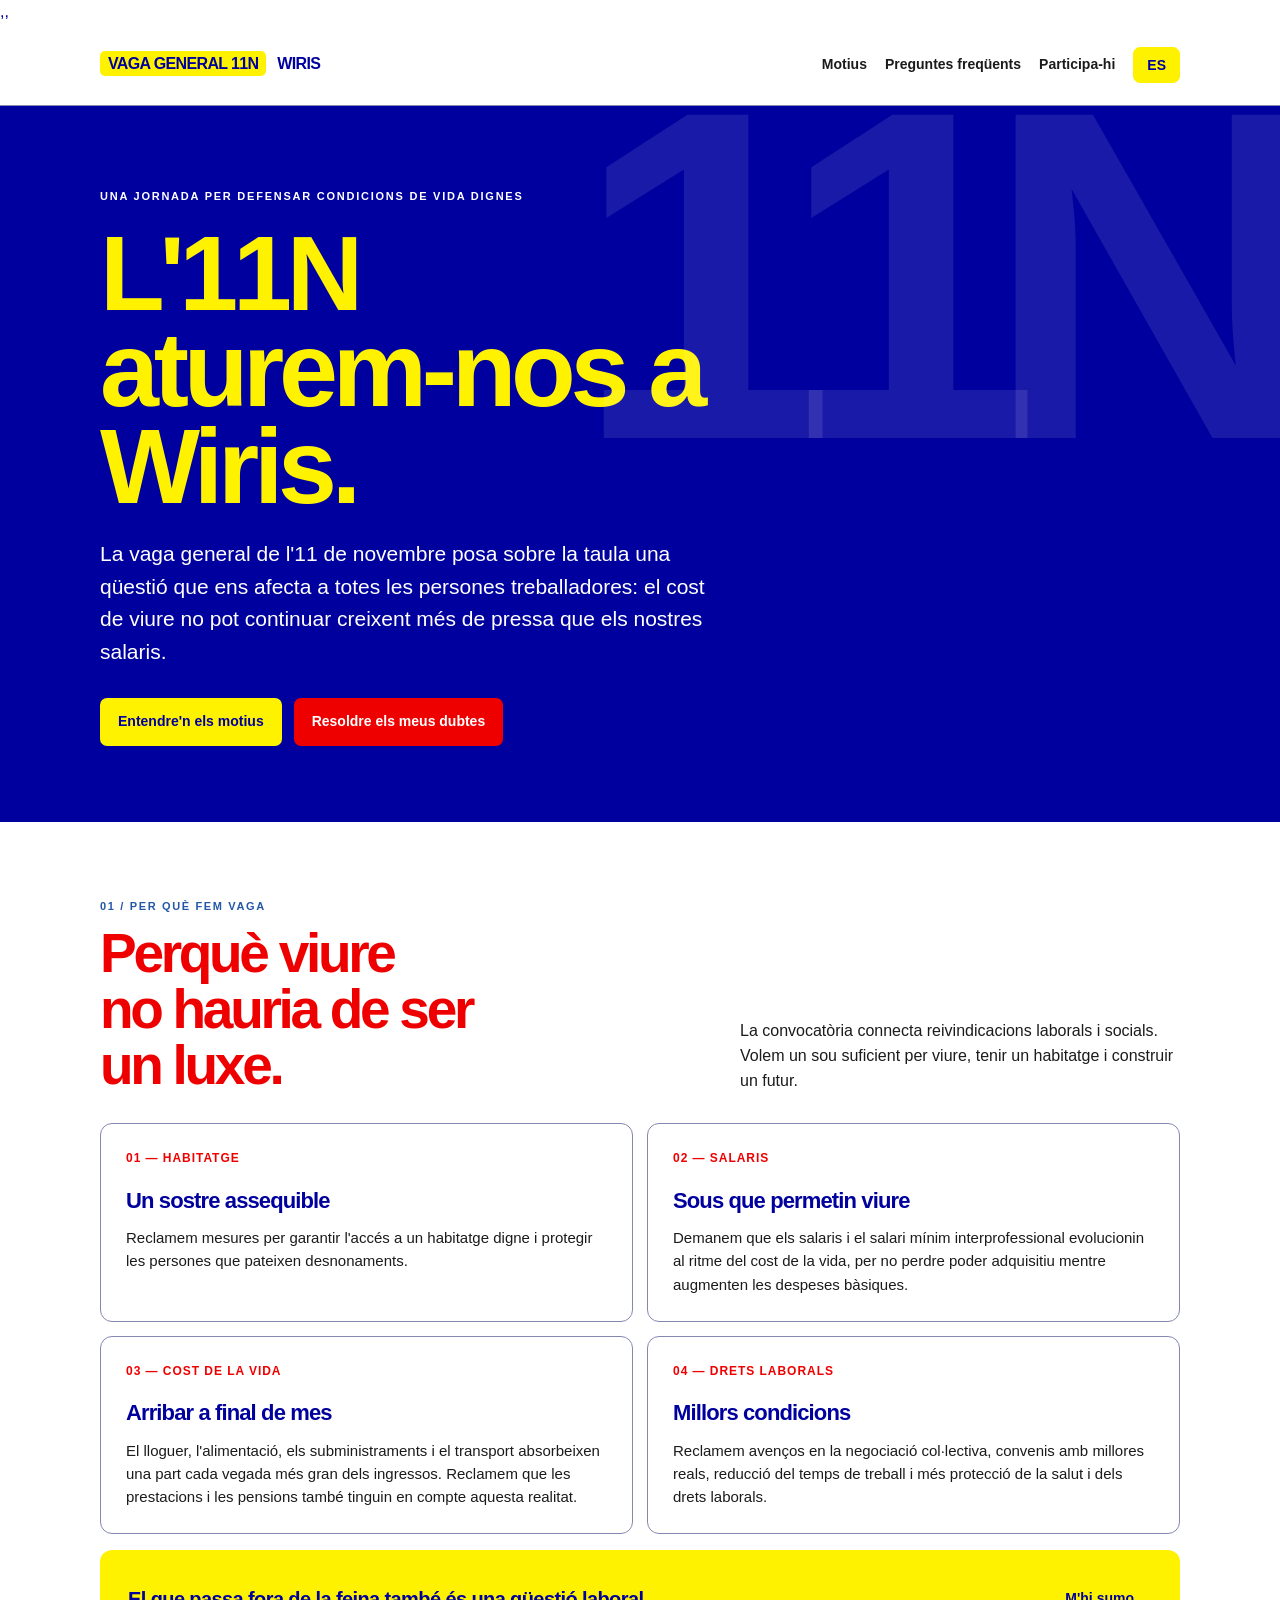
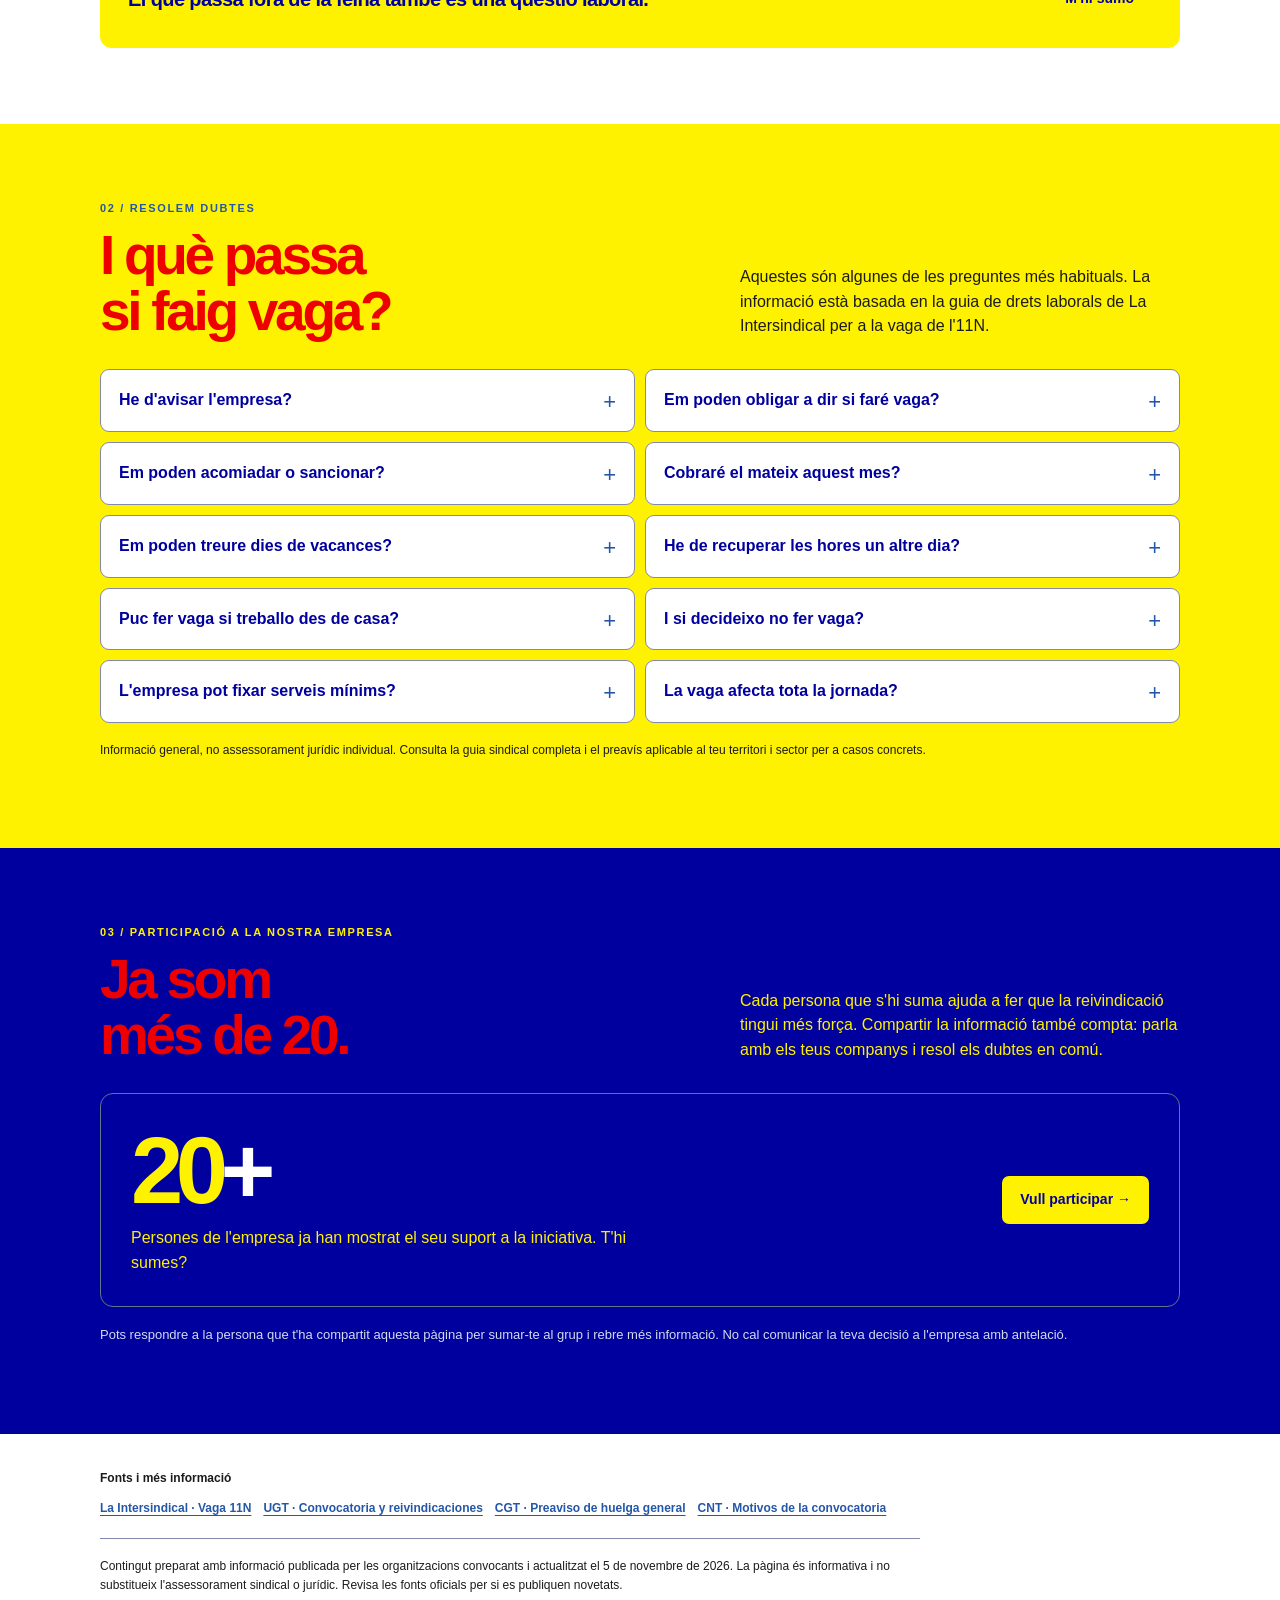
<file: 11N_WIRIS_bilingual.html>
,,<!DOCTYPE html>
<html lang="ca">
<head>
<meta charset="UTF-8">
<meta name="viewport" content="width=device-width, initial-scale=1">
<meta name="theme-color" content="#101820">
<title>11N · Vaga general a WIRIS</title>

<style>
:root {
  --ink: #00009E;
  --muted: #1b1b1c;
  --paper: #ffffff;
  --card: #ffffff;
  --lime: #fff200;
  --line: #8488af;
  --orange: #ef0000;
}
* { box-sizing: border-box; }
html { scroll-behavior: smooth; }
body {
  margin: 0; background: var(--paper); color: var(--ink);
  font-family: Helvetica, sans-serif, ui-sans-serif, system-ui, -apple-system,
    BlinkMacSystemFont, "Segoe UI", sans-serif;
  line-height: 1.55;
}
a { color: inherit; }
.wrap { width: min(1080px, calc(100% - 40px)); margin: auto; }
header { padding: 22px 0; border-bottom: 1px solid var(--line); }
.nav { display: flex; justify-content: space-between; align-items: center; gap: 20px; }
.brand { font-weight: 850; letter-spacing: -.04em; }
.brand span:first-child {
  background: var(--lime); padding: 4px 8px; border-radius: 5px; margin-right: 7px;
}
.nav-right { display: flex; align-items: center; gap: 18px; }
.nav nav { display: flex; align-items: center; }
.nav nav a {
  font-size: 14px; font-weight: 800; text-decoration: none;
  color: var(--muted); margin-left: 18px;
}
.language-btn {
  border: 1px solid var(--lime); background: var(--lime); color: var(--ink);
  padding: 9px 13px; border-radius: 7px; font-weight: 800; font-size: 14px;
  cursor: pointer; transition: .2s;
}
.language-btn:hover { background: var(--orange); border-color: var(--orange); color: var(--paper); }
.hero { padding: 82px 0 76px; background: var(--ink); color: #fff; position: relative; overflow: hidden; }
.hero:after {
  content: "11N"; position: absolute; font-size: clamp(220px, 38vw, 470px);
  font-weight: 900; letter-spacing: -.12em; line-height: 1;
  color: rgba(255,255,255,.1); right: 1%; top: -65px; pointer-events: none;
}
.eyebrow { text-transform: uppercase; letter-spacing: .16em; font-size: 11px; font-weight: 800; color: var(--paper); }
h1 {
  font-size: clamp(54px, 9vw, 106px); line-height: .91; letter-spacing: -.05em;
  margin: 20px 0 24px; max-width: 760px; color: var(--lime);
}
.hero p { font-size: clamp(17px, 2vw, 21px); max-width: 630px; color: var(--paper); margin: 0 0 30px; }
.date { display: inline-flex; align-items: center; gap: 10px; border: 1px solid #64748b; border-radius: 100px; padding: 9px 15px; font-size: 13px; }
.date b { color: var(--lime); }
.hero-actions { display: flex; gap: 12px; flex-wrap: wrap; margin-top: 28px; }
.btn { display: inline-block; padding: 13px 18px; border-radius: 7px; text-decoration: none; font-weight: 750; font-size: 14px; background: var(--lime); color: var(--ink); }
.btn:hover { background: var(--paper); border-color: var(--paper); }
.btn.secondary { background: var(--orange); color: #fff; }
.btn.secondary:hover { background: #9f0000; border-color: #9f0000; }
section { padding: 76px 0; }
.section-top { display: flex; justify-content: space-between; gap: 30px; align-items: end; margin-bottom: 30px; }
.kicker { font-size: 11px; letter-spacing: .15em; text-transform: uppercase; font-weight: 800; color: #2457a7; }
h2 { font-size: clamp(34px, 5vw, 55px); letter-spacing: -.06em; line-height: 1.02; margin: 10px 0 0; color: var(--orange); }
.intro { max-width: 440px; color: var(--muted); margin: 0; }
.reasons { display: grid; grid-template-columns: repeat(2, 1fr); gap: 14px; }
.reason { background: var(--card); border: 1px solid var(--line); border-radius: 12px; padding: 25px; min-height: 190px; }
.num { font-size: 12px; color: var(--orange); font-weight: 850; letter-spacing: .08em; }
.reason h3 { font-size: 22px; letter-spacing: -.04em; margin: 16px 0 8px; }
.reason p { color: var(--muted); margin: 0; font-size: 15px; }
.callout { margin-top: 16px; background: var(--lime); border-radius: 12px; padding: 25px 28px; display: flex; justify-content: space-between; align-items: center; gap: 20px; }
.callout strong { font-size: 20px; letter-spacing: -.03em; }
.callout p { margin: 4px 0 0; font-size: 14px; max-width: 580px; }
.faq { background: var(--lime); }
.faq-list { display: grid; grid-template-columns: 1fr 1fr; gap: 10px; }
.faq details { background: var(--card); border: 1px solid var(--line); border-radius: 9px; padding: 0 18px; }
.faq summary { cursor: pointer; list-style: none; font-weight: 750; padding: 18px 28px 18px 0; position: relative; }
.faq summary::-webkit-details-marker { display: none; }
.faq summary:after { content: "+"; position: absolute; right: 0; top: 15px; font-size: 22px; font-weight: 400; color: #2457a7; }
.faq details[open] summary:after { content: "−"; }
.faq details p { margin: 0; padding: 0 0 18px; color: var(--muted); font-size: 14px; }
.note { font-size: 12px; color: var(--muted); margin-top: 18px; }
.join { background: var(--ink); color: #fff; }
.join .intro { color: var(--lime); }
.join-panel { margin-top: 30px; padding: 30px; border: 1px solid #64748b; border-radius: 13px; display: grid; grid-template-columns: 1fr auto; gap: 20px; align-items: center; }
.count { font-size: clamp(58px, 9vw, 94px); font-weight: 900; letter-spacing: -.08em; line-height: 1; color: var(--lime); }
.join-panel p { color: var(--lime); max-width: 520px; margin: 8px 0 0; }
.join-panel .btn { white-space: nowrap; }
footer { padding: 35px 0 50px; color: var(--muted); font-size: 12px; }
.sources { display: flex; flex-wrap: wrap; gap: 12px; margin: 12px 0 20px; }
.sources a { font-weight: 700; text-decoration-thickness: 1px; text-underline-offset: 3px; color: #2457a7; }
.disclaimer { border-top: 1px solid var(--line); padding-top: 18px; max-width: 820px; }
@media(max-width:700px) {
  .nav-right { gap: 10px; }
  .nav nav { display: none; }
  .hero { padding: 62px 0; }
  .section-top { display: block; }
  .intro { margin-top: 15px; }
  .reasons, .faq-list { grid-template-columns: 1fr; }
  .join-panel { grid-template-columns: 1fr; }
  .join-panel .btn { justify-self: start; }
  .callout { align-items: flex-start; flex-direction: column; }
  section { padding: 58px 0; }
}
</style>
</head>
<body>
<header>
  <div class="wrap nav">
    <div class="brand">
      <span data-i18n="brandLabel">VAGA GENERAL 11N</span>
      <span data-i18n="brand">WIRIS</span>
    </div>
    <div class="nav-right">
      <nav>
        <a href="#motivos" data-i18n="navReasons">Motius</a>
        <a href="#dudas" data-i18n="navFaq">Preguntes freqüents</a>
        <a href="#participa" data-i18n="navJoin">Participa-hi</a>
      </nav>
      <button class="language-btn" id="languageToggle" type="button" aria-label="Canviar idioma" aria-pressed="false">ES</button>
    </div>
  </div>
</header>

<main>
<div class="hero">
  <div class="wrap">
    <div class="eyebrow" data-i18n="eyebrow">Una jornada per defensar condicions de vida dignes</div>
    <h1 data-i18n="heroTitle">L'11N<br>aturem-nos a Wiris.</h1>
    <p data-i18n="heroDescription">La vaga general de l'11 de novembre posa sobre la taula una qüestió que ens afecta a totes les persones treballadores: el cost de viure no pot continuar creixent més de pressa que els nostres salaris.</p>
    <div class="hero-actions">
      <a class="btn" href="#motivos" data-i18n="heroButton1">Entendre'n els motius</a>
      <a class="btn secondary" href="#dudas" data-i18n="heroButton2">Resoldre els meus dubtes</a>
    </div>
  </div>
</div>

<section id="motivos">
<div class="wrap">
  <div class="section-top">
    <div>
      <div class="kicker" data-i18n="reasonsKicker">01 / Per què fem vaga</div>
      <h2 data-i18n="reasonsTitle">Perquè viure<br>no hauria de ser<br>un luxe.</h2>
    </div>
    <p class="intro" data-i18n="reasonsIntro">La convocatòria connecta reivindicacions laborals i socials. Volem un sou suficient per viure, tenir un habitatge i construir un futur.</p>
  </div>
  <div class="reasons">
    <article class="reason">
      <div class="num" data-i18n="reasonNum1">01 — HABITATGE</div>
      <h3 data-i18n="reasonTitle1">Un sostre assequible</h3>
      <p data-i18n="reasonText1">Reclamem mesures per garantir l'accés a un habitatge digne i protegir les persones que pateixen desnonaments.</p>
    </article>
    <article class="reason">
      <div class="num" data-i18n="reasonNum2">02 — SALARIS</div>
      <h3 data-i18n="reasonTitle2">Sous que permetin viure</h3>
      <p data-i18n="reasonText2">Demanem que els salaris i el salari mínim interprofessional evolucionin al ritme del cost de la vida, per no perdre poder adquisitiu mentre augmenten les despeses bàsiques.</p>
    </article>
    <article class="reason">
      <div class="num" data-i18n="reasonNum3">03 — COST DE LA VIDA</div>
      <h3 data-i18n="reasonTitle3">Arribar a final de mes</h3>
      <p data-i18n="reasonText3">El lloguer, l'alimentació, els subministraments i el transport absorbeixen una part cada vegada més gran dels ingressos. Reclamem que les prestacions i les pensions també tinguin en compte aquesta realitat.</p>
    </article>
    <article class="reason">
      <div class="num" data-i18n="reasonNum4">04 — DRETS LABORALS</div>
      <h3 data-i18n="reasonTitle4">Millors condicions</h3>
      <p data-i18n="reasonText4">Reclamem avenços en la negociació col·lectiva, convenis amb millores reals, reducció del temps de treball i més protecció de la salut i dels drets laborals.</p>
    </article>
  </div>
  <div class="callout">
    <div><strong data-i18n="calloutTitle">El que passa fora de la feina també és una qüestió laboral.</strong></div>
    <a class="btn" href="#participa" data-i18n="joinButton">M'hi sumo</a>
  </div>
</div>
</section>

<section class="faq" id="dudas">
<div class="wrap">
  <div class="section-top">
    <div>
      <div class="kicker" data-i18n="faqKicker">02 / Resolem dubtes</div>
      <h2 data-i18n="faqTitle">I què passa<br>si faig vaga?</h2>
    </div>
    <p class="intro" data-i18n="faqIntro">Aquestes són algunes de les preguntes més habituals. La informació està basada en la guia de drets laborals de La Intersindical per a la vaga de l'11N.</p>
  </div>
  <div class="faq-list">
    <details><summary data-i18n="q1">He d'avisar l'empresa?</summary><p data-i18n="a1">No. No tens cap obligació de comunicar prèviament que faràs vaga ni de demanar permís. Tampoc no has de signar cap llista ni justificar la teva decisió per avançat.</p></details>
    <details><summary data-i18n="q2">Em poden obligar a dir si faré vaga?</summary><p data-i18n="a2">No tens cap obligació de comunicar anticipadament si t'hi sumaràs. Pots decidir lliurement i no has de demanar cap autorització.</p></details>
    <details><summary data-i18n="q3">Em poden acomiadar o sancionar?</summary><p data-i18n="a3">No per exercir legítimament el dret de vaga. Una sanció, un acomiadament o un tracte desfavorable motivat per participar en la vaga vulneraria aquest dret. Si passa, convé guardar proves i demanar assessorament sindical o jurídic.</p></details>
    <details><summary data-i18n="q4">Cobraré el mateix aquest mes?</summary><p data-i18n="a4">No es cobra el salari corresponent al temps de vaga. El descompte pot afectar el salari i els complements d'aquest temps, així com les parts proporcionals que corresponguin. No és una multa ni una sanció addicional.</p></details>
    <details><summary data-i18n="q5">Em poden treure dies de vacances?</summary><p data-i18n="a5">No. La participació en la vaga no pot reduir els teus dies de vacances ni generar cap penalització addicional.</p></details>
    <details><summary data-i18n="q6">He de recuperar les hores un altre dia?</summary><p data-i18n="a6">La vaga no és un permís ni una absència que hagis de compensar. Es descompta el salari corresponent al temps de vaga, però no es converteix en hores pendents de recuperació.</p></details>
    <details><summary data-i18n="q7">Puc fer vaga si treballo des de casa?</summary><p data-i18n="a7">El fet de teletreballar no elimina el dret de vaga. Si treballes per compte d'altri, també el pots exercir des de casa: secundar la vaga implica no treballar durant el període convocat.</p></details>
    <details><summary data-i18n="q8">I si decideixo no fer vaga?</summary><p data-i18n="a8">La participació és voluntària. Pots treballar amb normalitat si decideixes no secundar-la. Ningú no t'ha de pressionar en un sentit ni en l'altre.</p></details>
    <details><summary data-i18n="q9">L'empresa pot fixar serveis mínims?</summary><p data-i18n="a9">Els serveis mínims els estableix l'autoritat laboral competent quan correspon, no l'empresa per iniciativa pròpia. L'empresa s'ha d'ajustar a la resolució oficial.</p></details>
    <details><summary data-i18n="q10">La vaga afecta tota la jornada?</summary><p data-i18n="a10">La convocatòria general registrada per la CGT fixa l'aturada de l'11 de novembre entre les 00.00 i les 23.59. Si tens un torn que comença el dia anterior o acaba l'endemà, consulta el preavís i la informació sindical específica.</p></details>
  </div>
  <p class="note" data-i18n="faqNote">Informació general, no assessorament jurídic individual. Consulta la guia sindical completa i el preavís aplicable al teu territori i sector per a casos concrets.</p>
</div>
</section>

<section class="join" id="participa">
<div class="wrap">
  <div class="kicker" style="color:var(--lime)" data-i18n="joinKicker">03 / Participació a la nostra empresa</div>
  <div class="section-top">
    <div><h2 data-i18n="joinTitle">Ja som<br>més de 20.</h2></div>
    <p class="intro" data-i18n="joinIntro">Cada persona que s'hi suma ajuda a fer que la reivindicació tingui més força. Compartir la informació també compta: parla amb els teus companys i resol els dubtes en comú.</p>
  </div>
  <div class="join-panel">
    <div>
      <div class="count">20<span style="color:#fff">+</span></div>
      <p data-i18n="joinText">Persones de l'empresa ja han mostrat el seu suport a la iniciativa. T'hi sumes?</p>
    </div>
    <a class="btn" href="mailto:?subject=11N%20-%20Vull%20participar&body=Hola%2C%20vull%20sumar-me%20a%20la%20iniciativa%20de%20l%2711N.%20Em%20podeu%20explicar%20com%20participar%3F" data-i18n="joinEmail">Vull participar →</a>
  </div>
  <p style="font-size:13px;color:#d2dbea;margin-top:18px" data-i18n="joinNote">Pots respondre a la persona que t'ha compartit aquesta pàgina per sumar-te al grup i rebre més informació. No cal comunicar la teva decisió a l'empresa amb antelació.</p>
</div>
</section>
</main>

<footer>
<div class="wrap">
  <strong data-i18n="footerSources">Fonts i més informació</strong>
  <div class="sources">
    <a href="https://laintersindical.cat/ens-costa-la-vida-vaga-11-de-novembre/" target="_blank" rel="noopener">La Intersindical · Vaga 11N</a>
    <a href="https://www.ugt.es/ugt-registra-la-convocatoria-de-huelga-general-del-11-de-noviembre-para-reclamar-soluciones-la" target="_blank" rel="noopener">UGT · Convocatoria y reivindicaciones</a>
    <a href="https://cgt.es/cgt-formaliza-ante-el-ministerio-de-trabajo-el-preaviso-de-huelga-general-del-11-de-noviembre/" target="_blank" rel="noopener">CGT · Preaviso de huelga general</a>
    <a href="https://www.cnt.es/noticias/cnt-convocara-huelga-general-el-11-de-noviembre-para-reclamar-salarios-dignos-y-el-derecho-a-la-vivienda/" target="_blank" rel="noopener">CNT · Motivos de la convocatoria</a>
  </div>
  <div class="disclaimer" data-i18n="footerDisclaimer">Contingut preparat amb informació publicada per les organitzacions convocants i actualitzat el 5 de novembre de 2026. La pàgina és informativa i no substitueix l'assessorament sindical o jurídic. Revisa les fonts oficials per si es publiquen novetats.</div>
</div>
</footer>

<script>
const translations = {
  ca: {
    brandLabel: "VAGA GENERAL 11N",
    brand: "WIRIS",
    navReasons: "Motius",
    navFaq: "Preguntes freqüents",
    navJoin: "Participa-hi",
    eyebrow: "Una jornada per defensar condicions de vida dignes",
    heroTitle: "L'11N<br>aturem-nos a Wiris.",
    heroDescription: "La vaga general de l'11 de novembre posa sobre la taula una qüestió que ens afecta a totes les persones treballadores: el cost de viure no pot continuar creixent més de pressa que els nostres salaris.",
    heroButton1: "Entendre'n els motius",
    heroButton2: "Resoldre els meus dubtes",
    reasonsKicker: "01 / Per què fem vaga",
    reasonsTitle: "Perquè viure<br>no hauria de ser<br>un luxe.",
    reasonsIntro: "La convocatòria connecta reivindicacions laborals i socials. Volem un sou suficient per viure, tenir un habitatge i construir un futur.",
    reasonNum1: "01 — HABITATGE",
    reasonTitle1: "Un sostre assequible",
    reasonText1: "Reclamem mesures per garantir l'accés a un habitatge digne i protegir les persones que pateixen desnonaments.",
    reasonNum2: "02 — SALARIS",
    reasonTitle2: "Sous que permetin viure",
    reasonText2: "Demanem que els salaris i el salari mínim interprofessional evolucionin al ritme del cost de la vida, per no perdre poder adquisitiu mentre augmenten les despeses bàsiques.",
    reasonNum3: "03 — COST DE LA VIDA",
    reasonTitle3: "Arribar a final de mes",
    reasonText3: "El lloguer, l'alimentació, els subministraments i el transport absorbeixen una part cada vegada més gran dels ingressos. Reclamem que les prestacions i les pensions també tinguin en compte aquesta realitat.",
    reasonNum4: "04 — DRETS LABORALS",
    reasonTitle4: "Millors condicions",
    reasonText4: "Reclamem avenços en la negociació col·lectiva, convenis amb millores reals, reducció del temps de treball i més protecció de la salut i dels drets laborals.",
    calloutTitle: "El que passa fora de la feina també és una qüestió laboral.",
    joinButton: "M'hi sumo",
    faqKicker: "02 / Resolem dubtes",
    faqTitle: "I què passa<br>si faig vaga?",
    faqIntro: "Aquestes són algunes de les preguntes més habituals. La informació està basada en la guia de drets laborals de La Intersindical per a la vaga de l'11N.",
    q1: "He d'avisar l'empresa?",
    a1: "No. No tens cap obligació de comunicar prèviament que faràs vaga ni de demanar permís. Tampoc no has de signar cap llista ni justificar la teva decisió per avançat.",
    q2: "Em poden obligar a dir si faré vaga?",
    a2: "No tens cap obligació de comunicar anticipadament si t'hi sumaràs. Pots decidir lliurement i no has de demanar cap autorització.",
    q3: "Em poden acomiadar o sancionar?",
    a3: "No per exercir legítimament el dret de vaga. Una sanció, un acomiadament o un tracte desfavorable motivat per participar en la vaga vulneraria aquest dret. Si passa, convé guardar proves i demanar assessorament sindical o jurídic.",
    q4: "Cobraré el mateix aquest mes?",
    a4: "No es cobra el salari corresponent al temps de vaga. El descompte pot afectar el salari i els complements d'aquest temps, així com les parts proporcionals que corresponguin. No és una multa ni una sanció addicional.",
    q5: "Em poden treure dies de vacances?",
    a5: "No. La participació en la vaga no pot reduir els teus dies de vacances ni generar cap penalització addicional.",
    q6: "He de recuperar les hores un altre dia?",
    a6: "La vaga no és un permís ni una absència que hagis de compensar. Es descompta el salari corresponent al temps de vaga, però no es converteix en hores pendents de recuperació.",
    q7: "Puc fer vaga si treballo des de casa?",
    a7: "El fet de teletreballar no elimina el dret de vaga. Si treballes per compte d'altri, també el pots exercir des de casa: secundar la vaga implica no treballar durant el període convocat.",
    q8: "I si decideixo no fer vaga?",
    a8: "La participació és voluntària. Pots treballar amb normalitat si decideixes no secundar-la. Ningú no t'ha de pressionar en un sentit ni en l'altre.",
    q9: "L'empresa pot fixar serveis mínims?",
    a9: "Els serveis mínims els estableix l'autoritat laboral competent quan correspon, no l'empresa per iniciativa pròpia. L'empresa s'ha d'ajustar a la resolució oficial.",
    q10: "La vaga afecta tota la jornada?",
    a10: "La convocatòria general registrada per la CGT fixa l'aturada de l'11 de novembre entre les 00.00 i les 23.59. Si tens un torn que comença el dia anterior o acaba l'endemà, consulta el preavís i la informació sindical específica.",
    faqNote: "Informació general, no assessorament jurídic individual. Consulta la guia sindical completa i el preavís aplicable al teu territori i sector per a casos concrets.",
    joinKicker: "03 / Participació a la nostra empresa",
    joinTitle: "Ja som<br>més de 20.",
    joinIntro: "Cada persona que s'hi suma ajuda a fer que la reivindicació tingui més força. Compartir la informació també compta: parla amb els teus companys i resol els dubtes en comú.",
    joinText: "Persones de l'empresa ja han mostrat el seu suport a la iniciativa. T'hi sumes?",
    joinEmail: "Vull participar →",
    joinNote: "Pots respondre a la persona que t'ha compartit aquesta pàgina per sumar-te al grup i rebre més informació. No cal comunicar la teva decisió a l'empresa amb antelació.",
    footerSources: "Fonts i més informació",
    footerDisclaimer: "Contingut preparat amb informació publicada per les organitzacions convocants i actualitzat el 5 de novembre de 2026. La pàgina és informativa i no substitueix l'assessorament sindical o jurídic. Revisa les fonts oficials per si es publiquen novetats.",
    languageLabel: "Canviar idioma",
    langButton: "ES",
    pageTitle: "11N · Vaga general a WIRIS"
  },
  es: {
    brandLabel: "HUELGA GENERAL 11N",
    brand: "WIRIS",
    navReasons: "Motivos",
    navFaq: "Preguntas frecuentes",
    navJoin: "Participa",
    eyebrow: "Una jornada para defender unas condiciones de vida dignas",
    heroTitle: "El 11N<br>paramos en Wiris.",
    heroDescription: "La huelga general del 11 de noviembre pone sobre la mesa una cuestión que nos afecta a todas las personas trabajadoras: el coste de vivir no puede seguir creciendo más rápido que nuestros salarios.",
    heroButton1: "Entender los motivos",
    heroButton2: "Resolver mis dudas",
    reasonsKicker: "01 / Por qué hacemos huelga",
    reasonsTitle: "Porque vivir<br>no debería ser<br>un lujo.",
    reasonsIntro: "La convocatoria conecta reivindicaciones laborales y sociales. Queremos un salario suficiente para vivir, tener una vivienda y construir un futuro.",
    reasonNum1: "01 — VIVIENDA",
    reasonTitle1: "Un techo asequible",
    reasonText1: "Reclamamos medidas para garantizar el acceso a una vivienda digna y proteger a las personas que sufren desahucios.",
    reasonNum2: "02 — SALARIOS",
    reasonTitle2: "Salarios que permitan vivir",
    reasonText2: "Pedimos que los salarios y el salario mínimo interprofesional evolucionen al ritmo del coste de la vida, para no perder poder adquisitivo mientras aumentan los gastos básicos.",
    reasonNum3: "03 — COSTE DE LA VIDA",
    reasonTitle3: "Llegar a fin de mes",
    reasonText3: "El alquiler, la alimentación, los suministros y el transporte absorben una parte cada vez mayor de los ingresos. Reclamamos que las prestaciones y las pensiones también tengan en cuenta esta realidad.",
    reasonNum4: "04 — DERECHOS LABORALES",
    reasonTitle4: "Mejores condiciones",
    reasonText4: "Reclamamos avances en la negociación colectiva, convenios con mejoras reales, reducción del tiempo de trabajo y más protección de la salud y de los derechos laborales.",
    calloutTitle: "Lo que ocurre fuera del trabajo también es una cuestión laboral.",
    joinButton: "Me sumo",
    faqKicker: "02 / Resolvemos dudas",
    faqTitle: "¿Y qué pasa<br>si hago huelga?",
    faqIntro: "Estas son algunas de las preguntas más habituales. La información se basa en la guía de derechos laborales de La Intersindical para la huelga del 11N.",
    q1: "¿Tengo que avisar a la empresa?",
    a1: "No. No tienes ninguna obligación de comunicar previamente que harás huelga ni de pedir permiso. Tampoco tienes que firmar ninguna lista ni justificar tu decisión por adelantado.",
    q2: "¿Me pueden obligar a decir si haré huelga?",
    a2: "No tienes ninguna obligación de comunicar anticipadamente si te sumarás. Puedes decidir libremente y no tienes que pedir ninguna autorización.",
    q3: "¿Me pueden despedir o sancionar?",
    a3: "No por ejercer legítimamente el derecho de huelga. Una sanción, un despido o un trato desfavorable motivado por participar en la huelga vulneraría este derecho. Si ocurre, conviene guardar pruebas y pedir asesoramiento sindical o jurídico.",
    q4: "¿Cobraré lo mismo este mes?",
    a4: "No se cobra el salario correspondiente al tiempo de huelga. El descuento puede afectar al salario y a los complementos de ese tiempo, así como a las partes proporcionales que correspondan. No es una multa ni una sanción adicional.",
    q5: "¿Me pueden quitar días de vacaciones?",
    a5: "No. La participación en la huelga no puede reducir tus días de vacaciones ni generar ninguna penalización adicional.",
    q6: "¿Tengo que recuperar las horas otro día?",
    a6: "La huelga no es un permiso ni una ausencia que debas compensar. Se descuenta el salario correspondiente al tiempo de huelga, pero no se convierte en horas pendientes de recuperación.",
    q7: "¿Puedo hacer huelga si trabajo desde casa?",
    a7: "El teletrabajo no elimina el derecho de huelga. Si trabajas por cuenta ajena, también puedes ejercerlo desde casa: secundar la huelga implica no trabajar durante el periodo convocado.",
    q8: "¿Y si decido no hacer huelga?",
    a8: "La participación es voluntaria. Puedes trabajar con normalidad si decides no secundarla. Nadie debe presionarte en un sentido ni en otro.",
    q9: "¿La empresa puede fijar servicios mínimos?",
    a9: "Los servicios mínimos los establece la autoridad laboral competente cuando corresponde, no la empresa por iniciativa propia. La empresa debe ajustarse a la resolución oficial.",
    q10: "¿La huelga afecta a toda la jornada?",
    a10: "La convocatoria general registrada por la CGT fija el paro del 11 de noviembre entre las 00:00 y las 23:59. Si tienes un turno que empieza el día anterior o acaba al día siguiente, consulta el preaviso y la información sindical específica.",
    faqNote: "Información general, no asesoramiento jurídico individual. Consulta la guía sindical completa y el preaviso aplicable a tu territorio y sector para casos concretos.",
    joinKicker: "03 / Participación en nuestra empresa",
    joinTitle: "Ya somos<br>más de 20.",
    joinIntro: "Cada persona que se suma ayuda a que la reivindicación tenga más fuerza. Compartir la información también cuenta: habla con tus compañeros y resuelve las dudas en común.",
    joinText: "Personas de la empresa ya han mostrado su apoyo a la iniciativa. ¿Te sumas?",
    joinEmail: "Quiero participar →",
    joinNote: "Puedes responder a la persona que te ha compartido esta página para sumarte al grupo y recibir más información. No hace falta comunicar tu decisión a la empresa con antelación.",
    footerSources: "Fuentes y más información",
    footerDisclaimer: "Contenido preparado con información publicada por las organizaciones convocantes y actualizado el 5 de noviembre de 2026. La página es informativa y no sustituye el asesoramiento sindical o jurídico. Revisa las fuentes oficiales por si se publican novedades.",
    languageLabel: "Cambiar idioma",
    langButton: "CAT",
    pageTitle: "11N · Huelga general en WIRIS"
  }
};

const languageToggle = document.getElementById("languageToggle");
let currentLanguage = "ca";

function setLanguage(language) {
  currentLanguage = language;
  document.documentElement.lang = language;
  document.title = translations[language].pageTitle;

  document.querySelectorAll("[data-i18n]").forEach(element => {
    const key = element.dataset.i18n;
    const translatedText = translations[language][key];
    if (translatedText !== undefined) element.innerHTML = translatedText;
  });

  languageToggle.textContent = translations[language].langButton;
  languageToggle.setAttribute("aria-label", translations[language].languageLabel);
  languageToggle.setAttribute("aria-pressed", language === "es" ? "true" : "false");
}

languageToggle.addEventListener("click", () => {
  setLanguage(currentLanguage === "ca" ? "es" : "ca");
});

setLanguage("ca");
</script>
</body>
</html>
</file>
